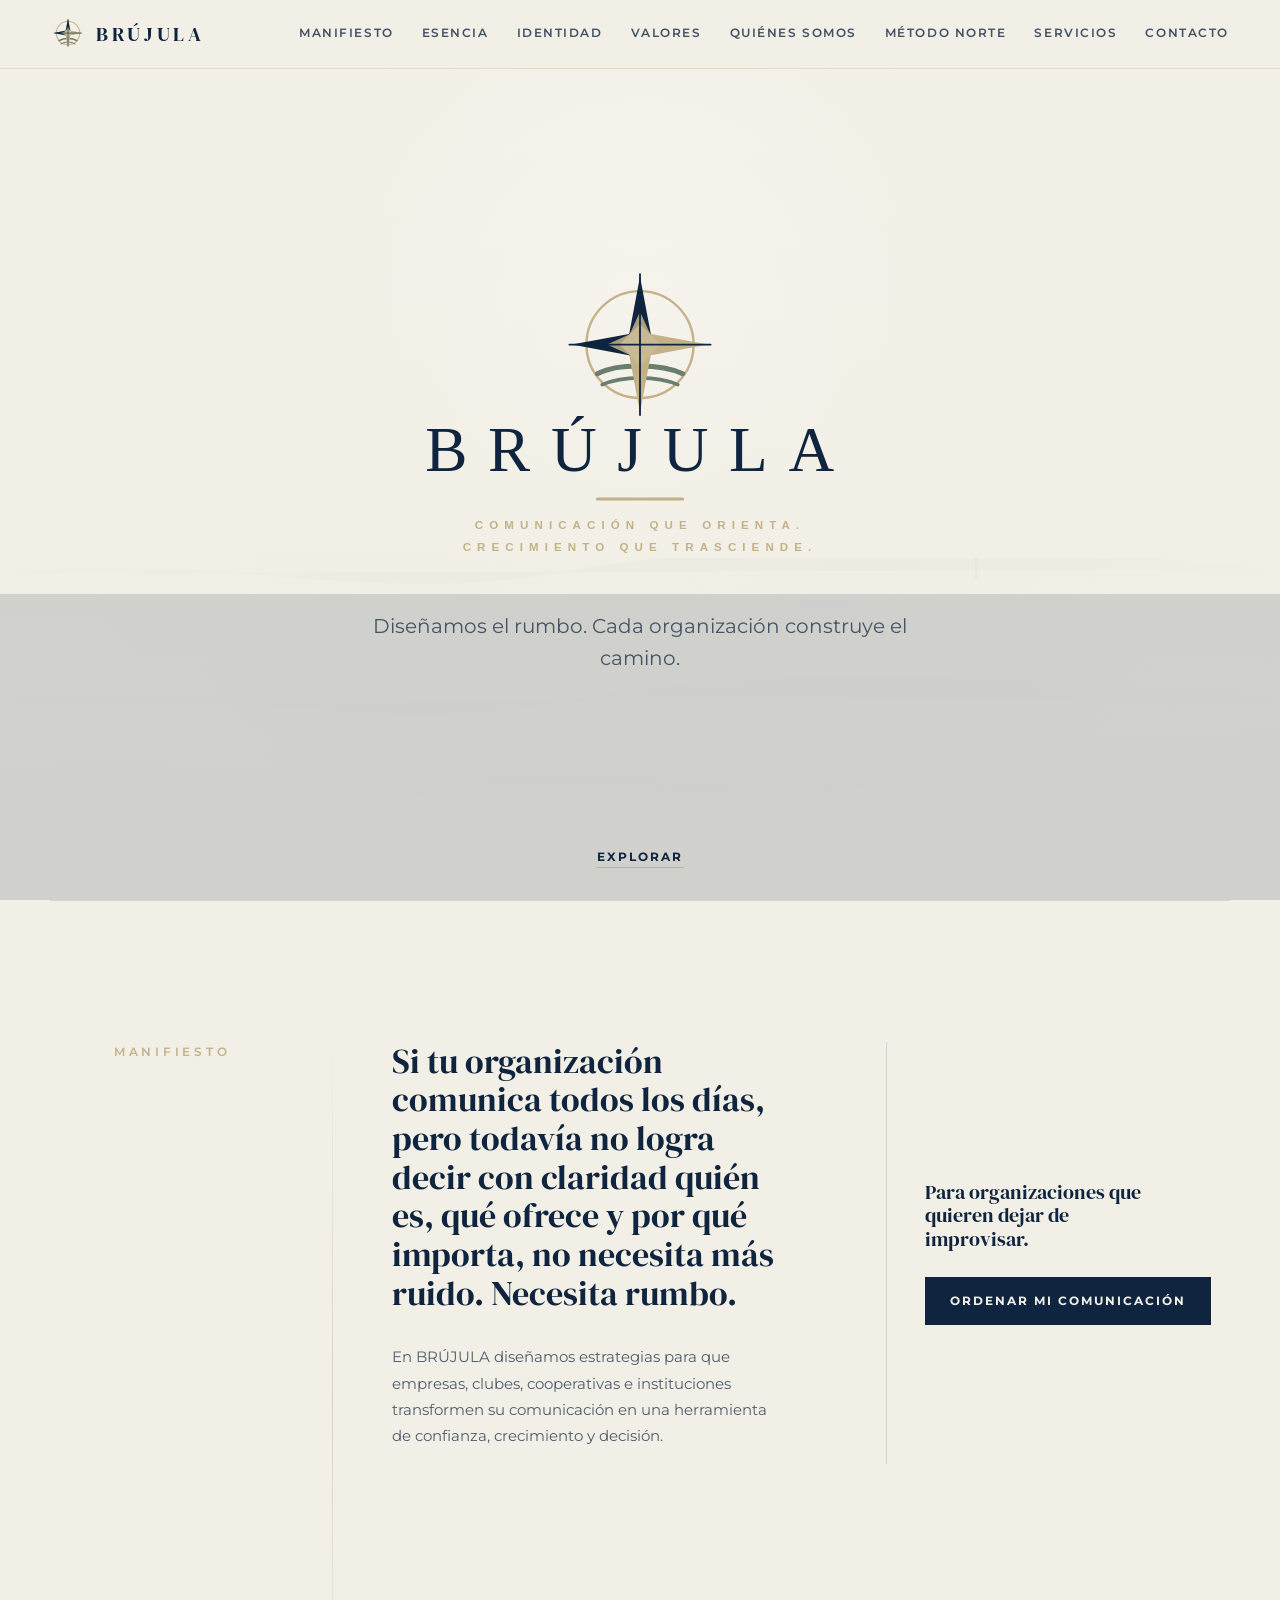
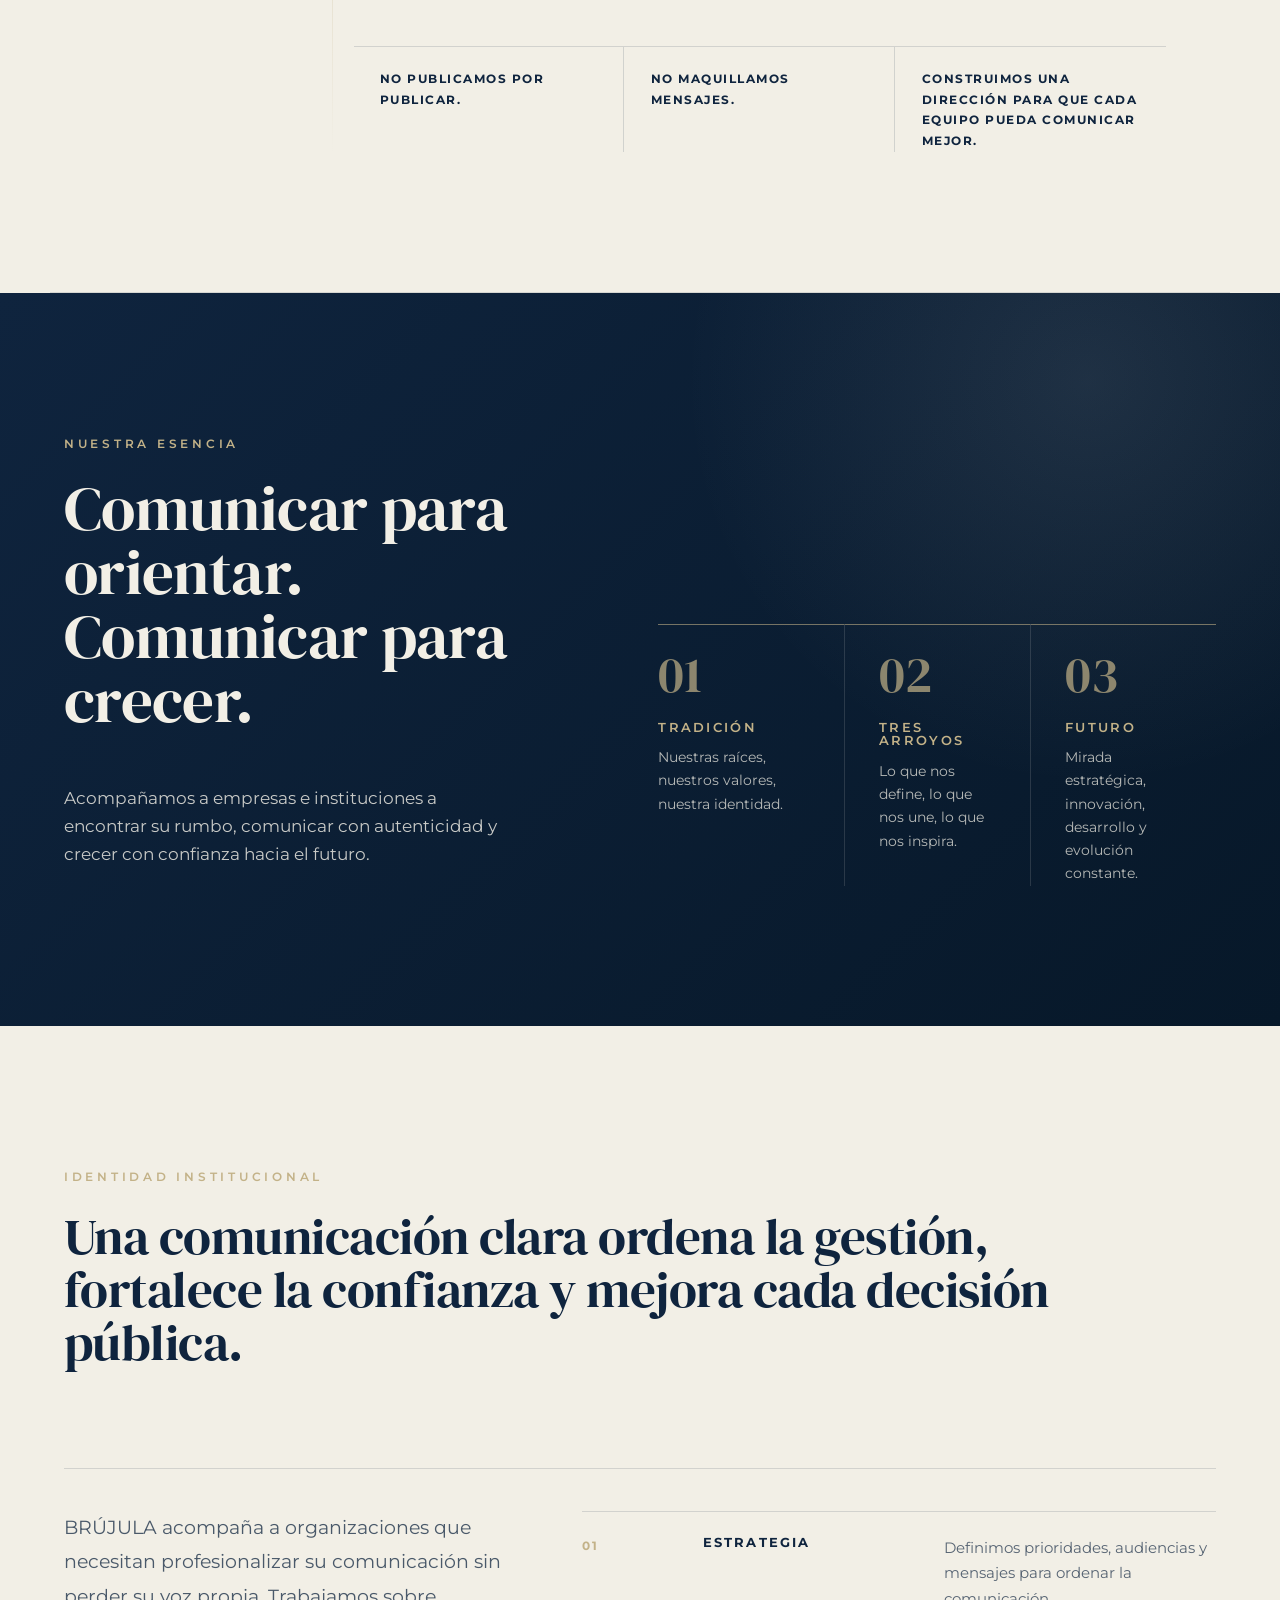
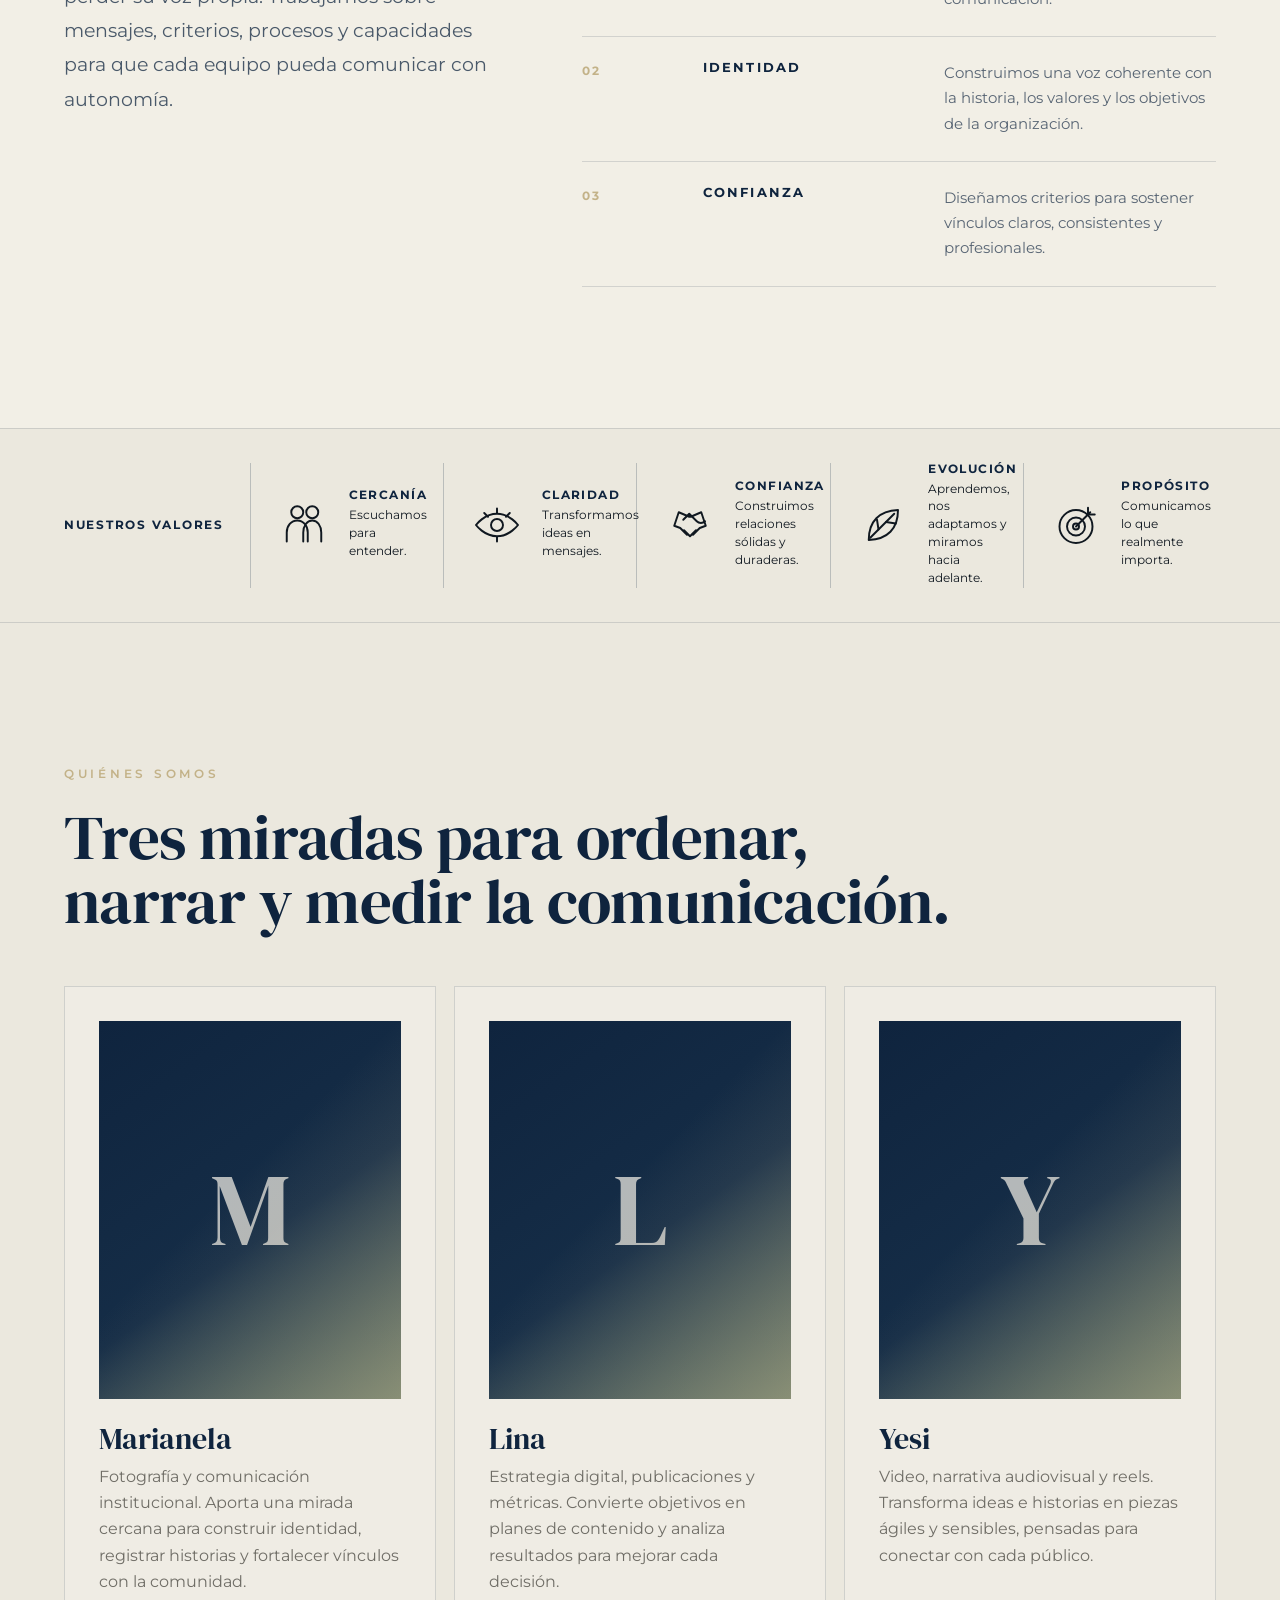
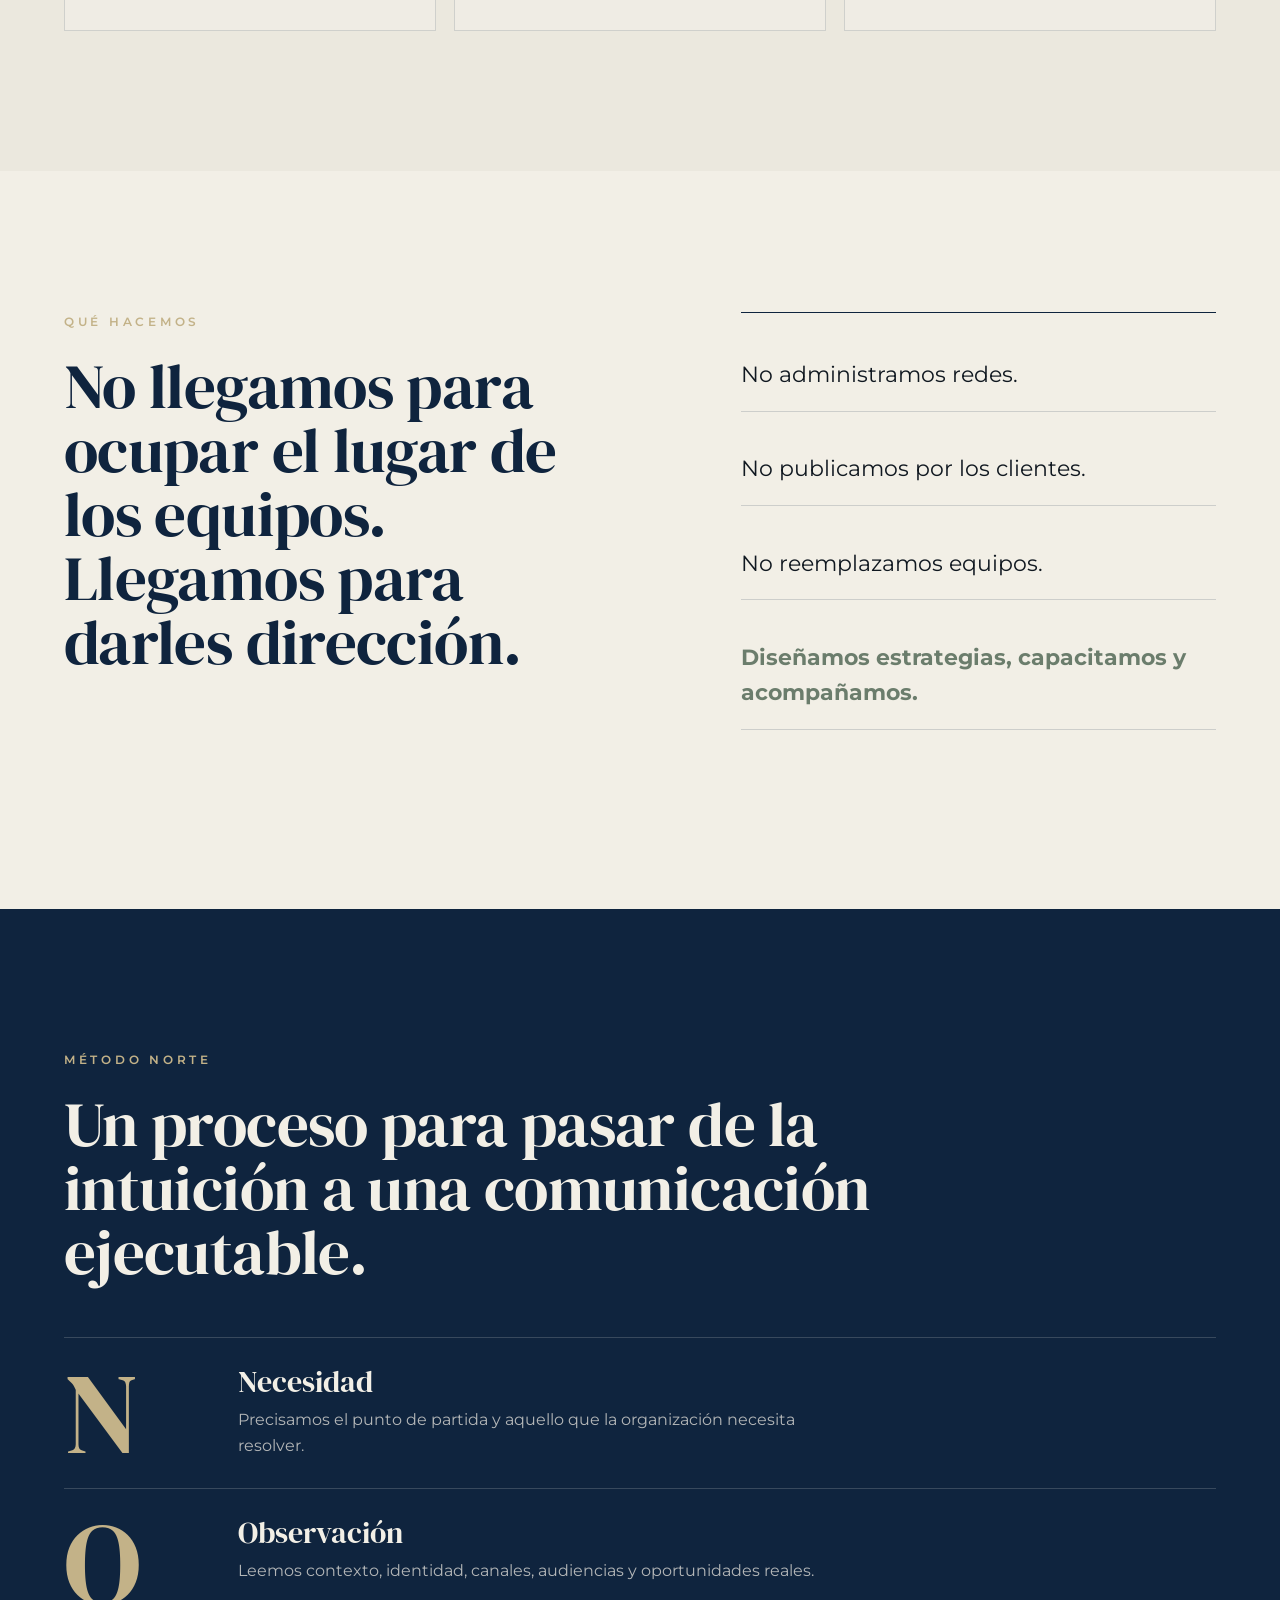
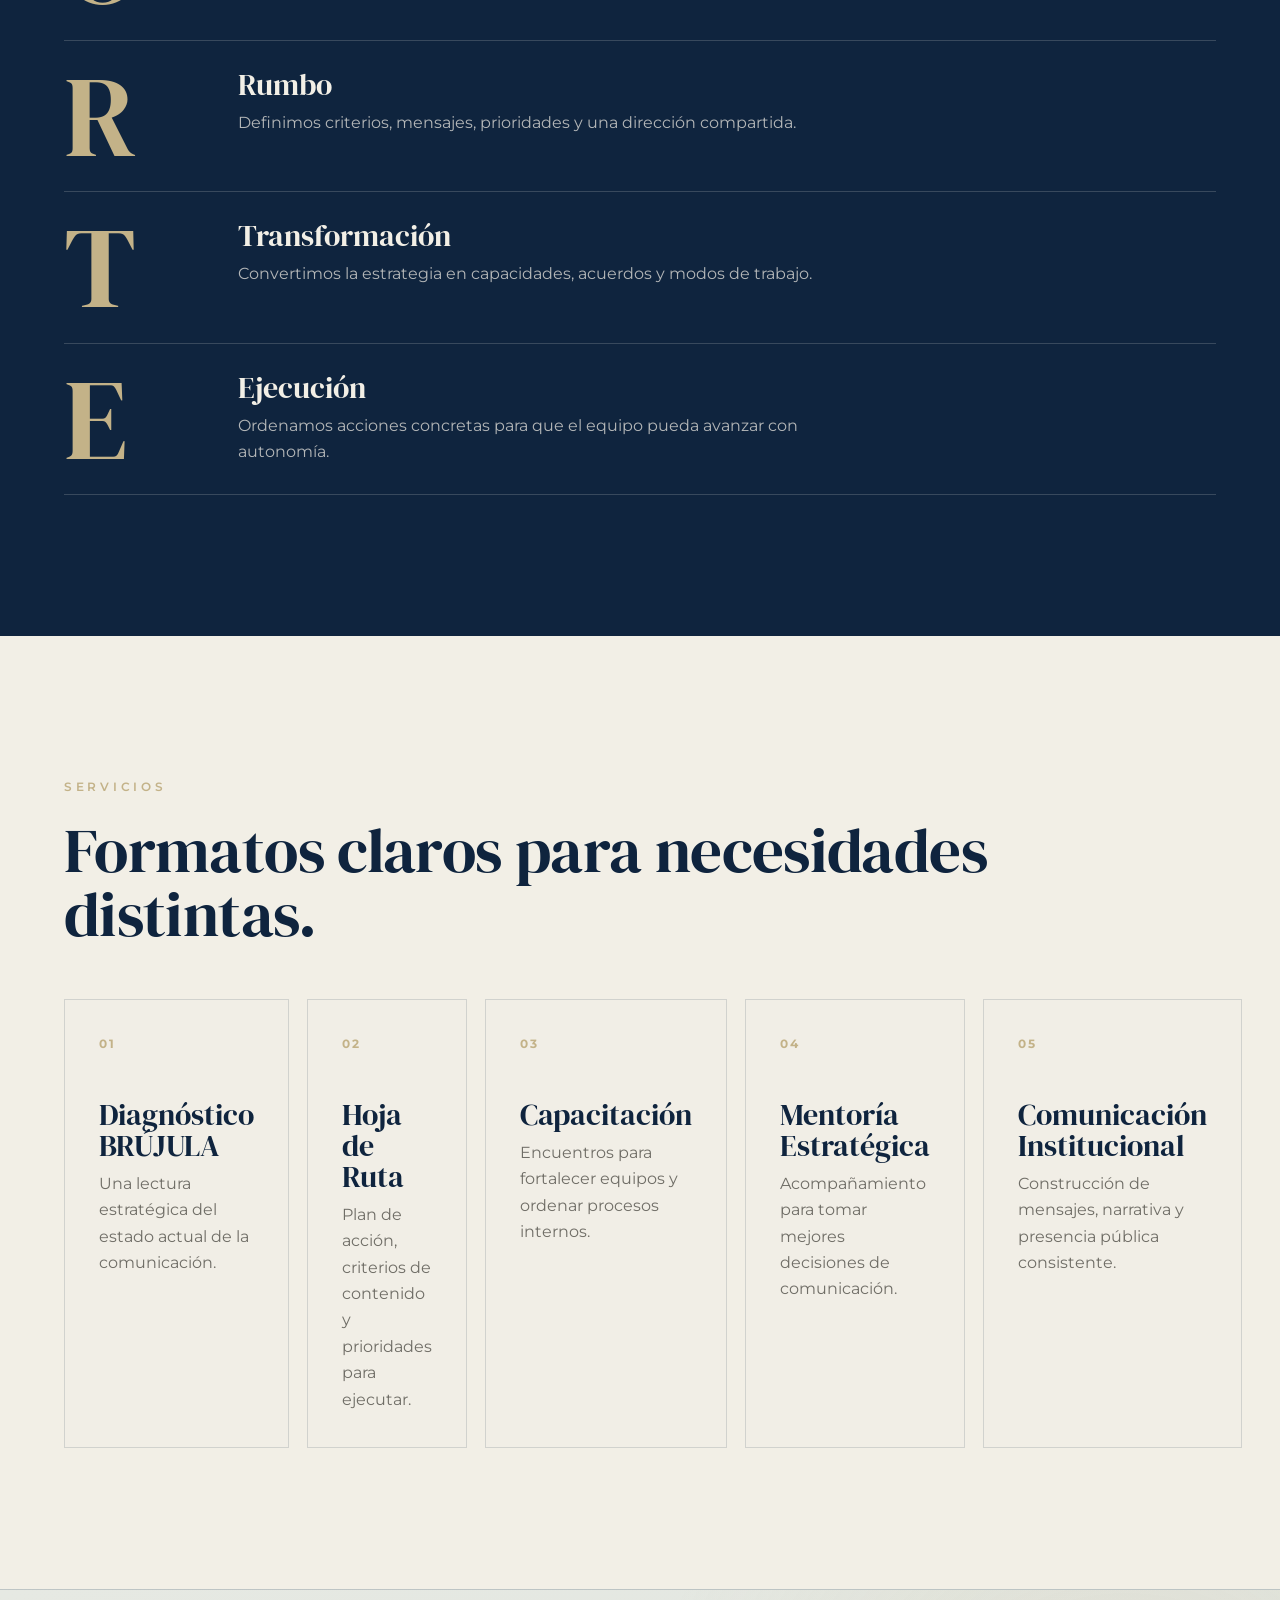
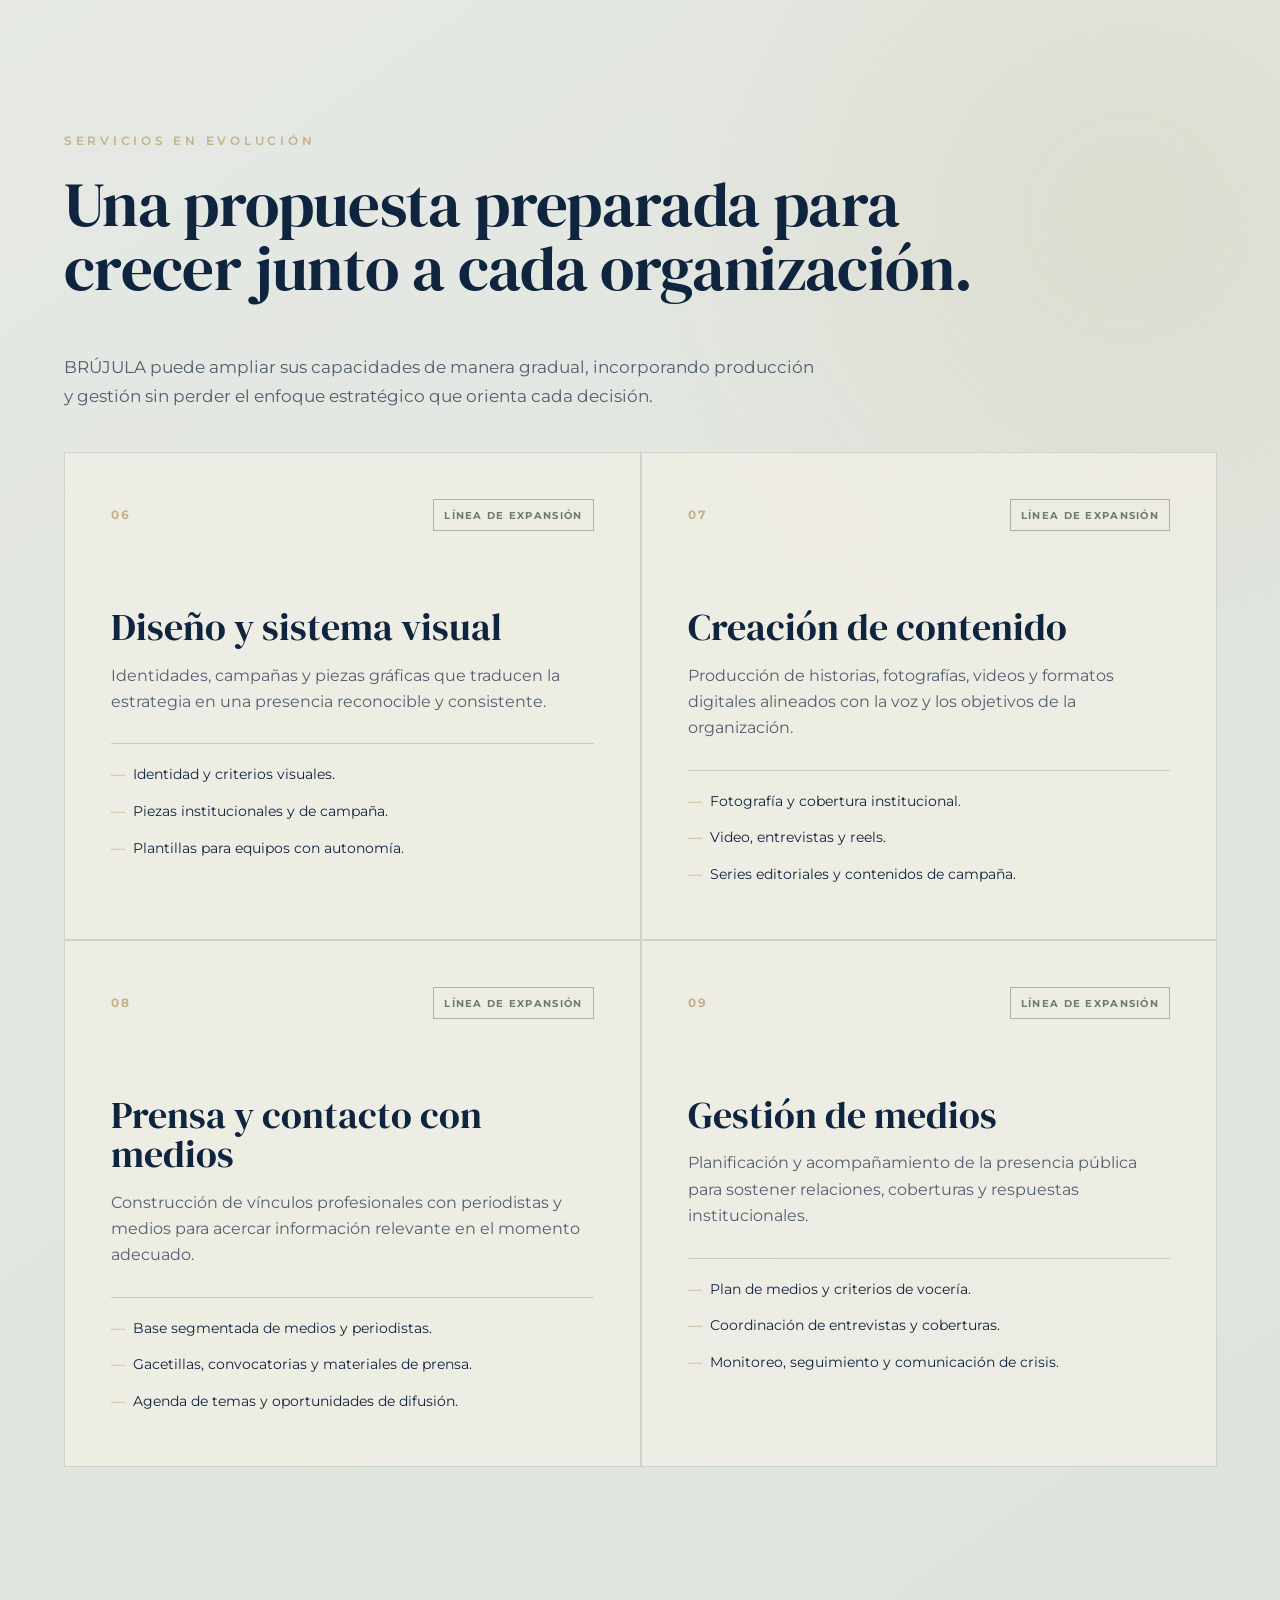
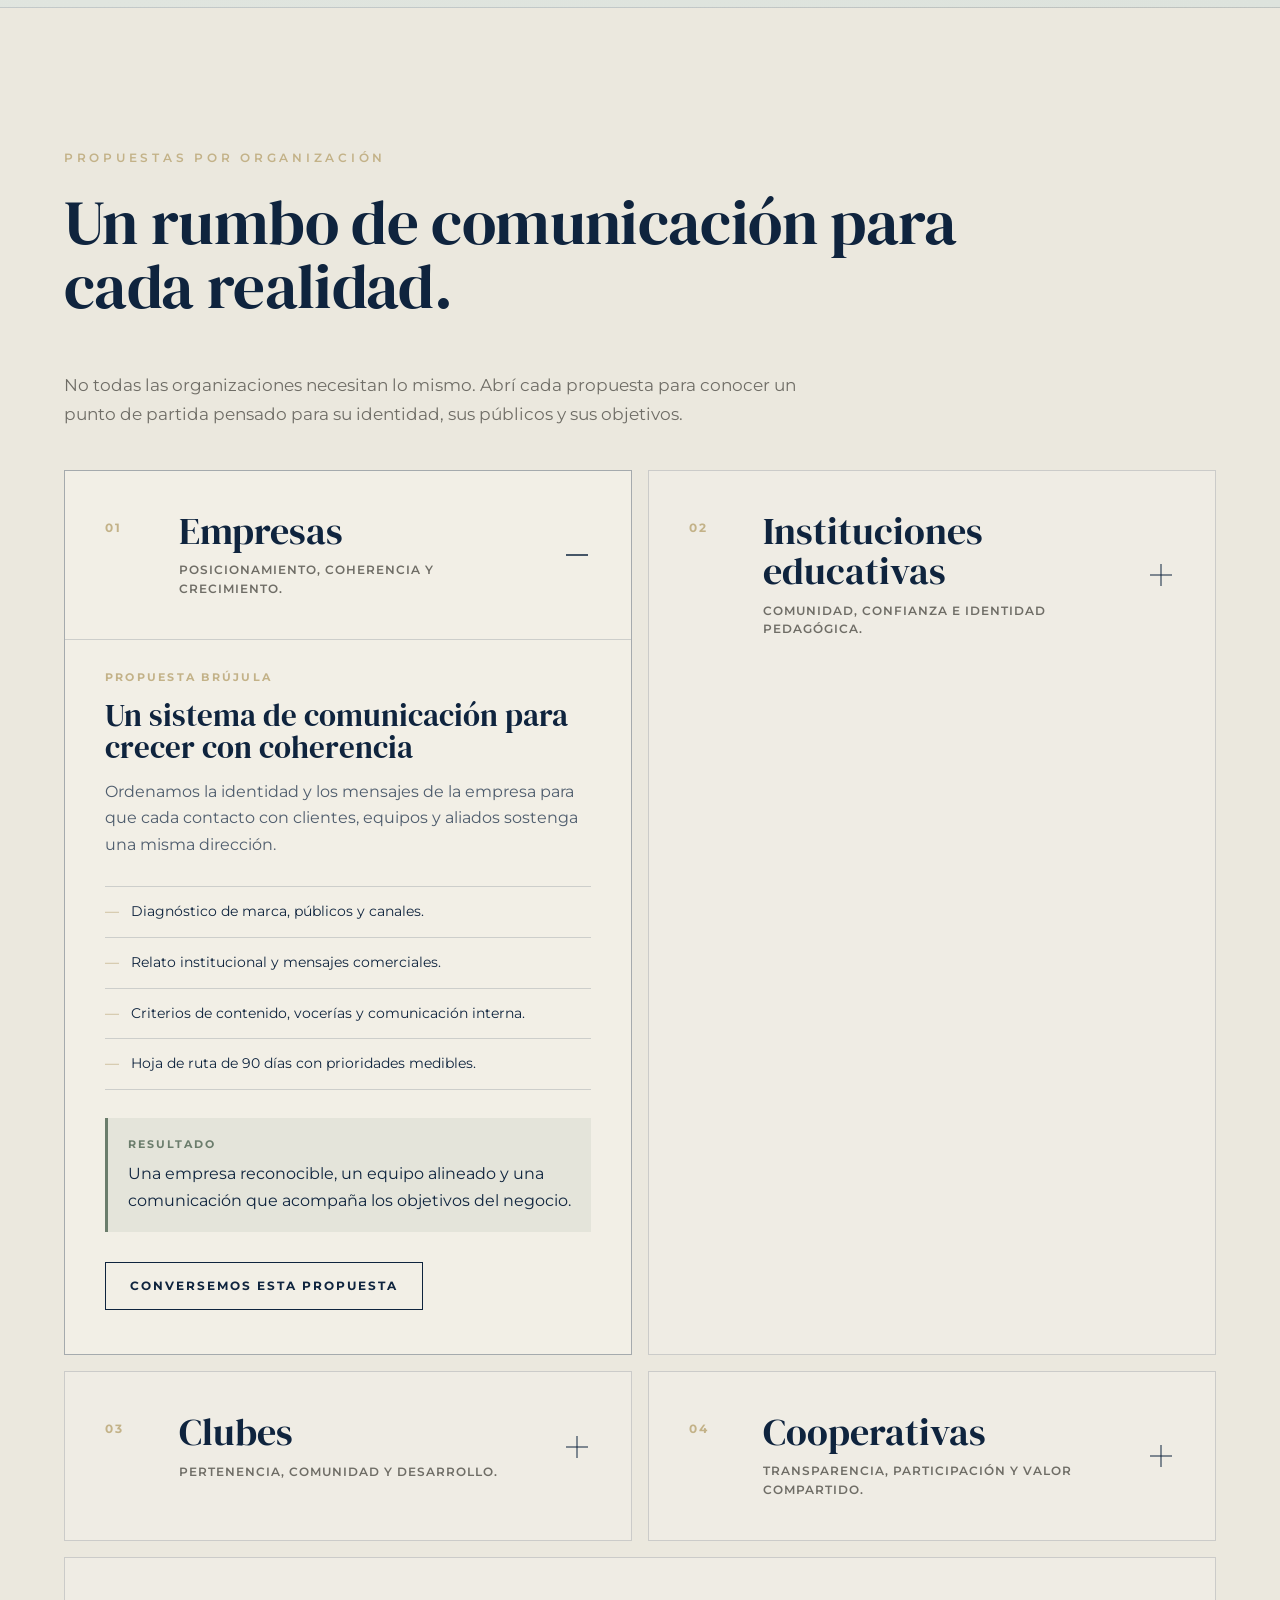
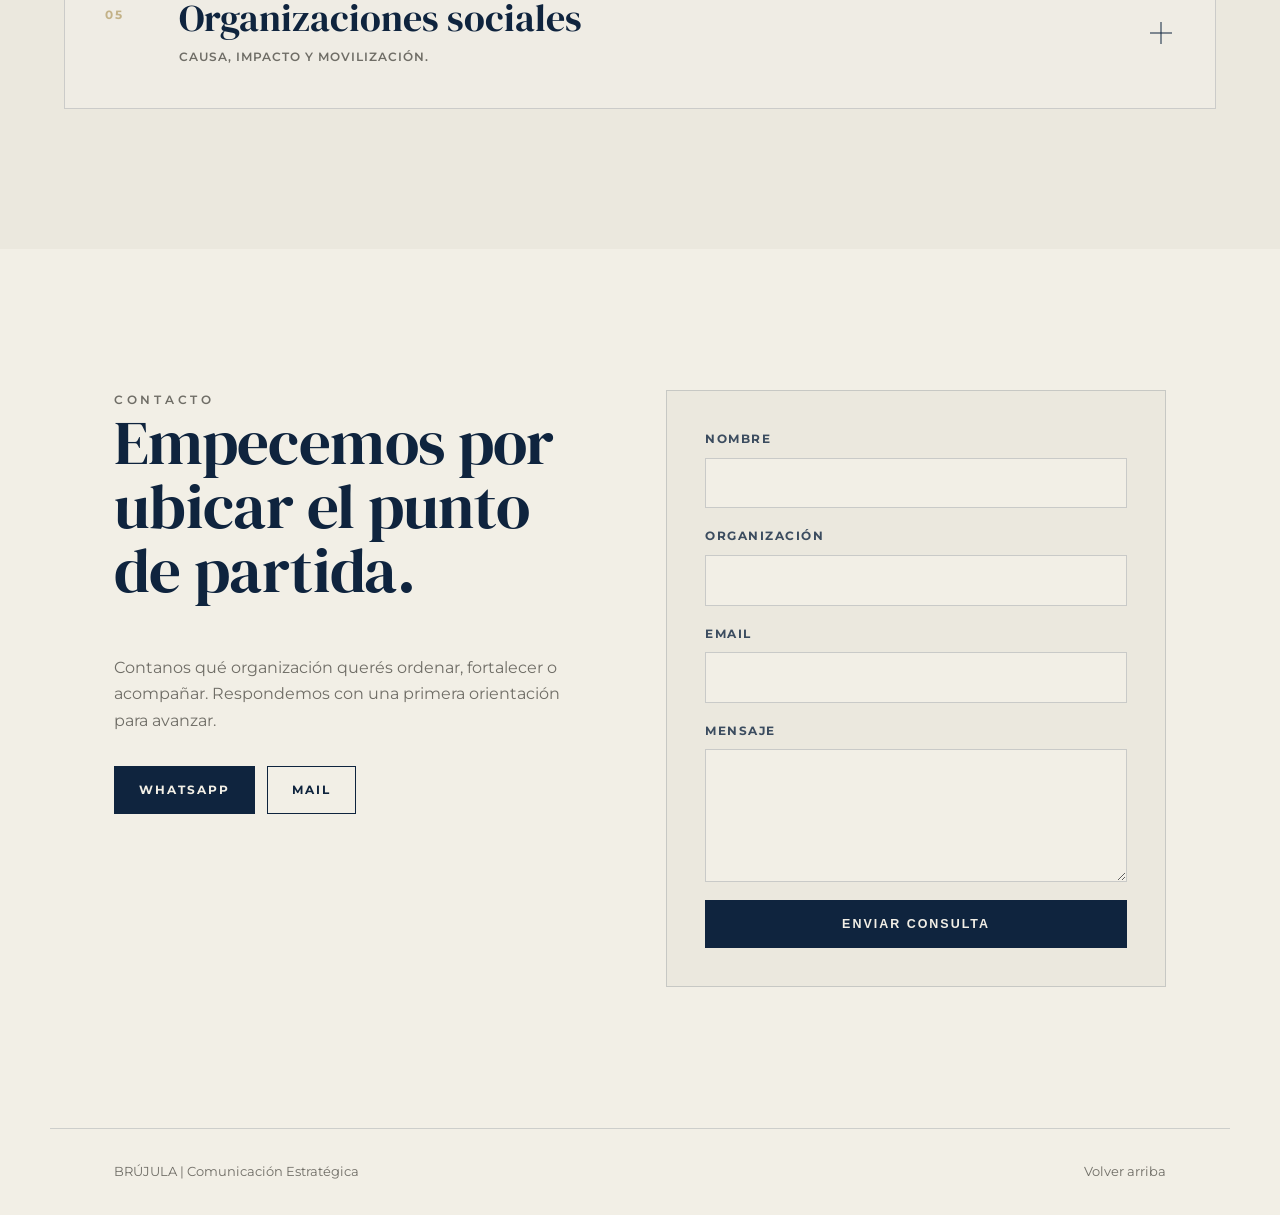
<file: index.html>
<!DOCTYPE html>
<html lang="es">
  <head>
    <meta charset="UTF-8" />
    <meta name="viewport" content="width=device-width, initial-scale=1.0" />
    <meta name="description" content="BRÚJULA | Comunicación Estratégica. Estrategias para que organizaciones comuniquen con autonomía, identidad y propósito." />
    <title>BRÚJULA | Comunicación Estratégica</title>
    <link rel="preconnect" href="https://fonts.googleapis.com" />
    <link rel="preconnect" href="https://fonts.gstatic.com" crossorigin />
    <link href="https://fonts.googleapis.com/css2?family=DM+Serif+Display&family=Montserrat:wght@400;500;600;700&display=swap" rel="stylesheet" />
    <link rel="stylesheet" href="./styles.css" />
    <link rel="stylesheet" href="./typography.css" />
  </head>
  <body>
    <header class="site-header" data-header>
      <a class="brand" href="#inicio" aria-label="BRÚJULA inicio"><img class="brand-logo" src="./assets/brujula-mark.svg" alt="" /><span>BRÚJULA</span></a>
      <button class="menu-toggle" type="button" data-menu-toggle aria-label="Abrir menu"><span></span><span></span></button>
      <nav class="site-nav" data-nav aria-label="Navegación principal">
        <a href="#manifiesto">Manifiesto</a><a href="#esencia">Esencia</a><a href="#identidad">Identidad</a><a href="#valores">Valores</a><a href="#equipo">Quiénes somos</a><a href="#norte">Método NORTE</a><a href="#servicios">Servicios</a><a href="#contacto">Contacto</a>
      </nav>
    </header>
    <main>
      <section class="hero" id="inicio">
        <div class="hero-media" aria-hidden="true"><img src="./assets/brujula-hero.svg" alt="" /></div>
        <div class="hero-content reveal">
          <img class="hero-logo" src="./assets/brujula-logo.svg" alt="BRÚJULA. Comunicación que orienta. Crecimiento que trasciende." />
          <p class="hero-quote">Diseñamos el rumbo. Cada organización construye el camino.</p>
        </div>
        <a class="scroll-cue" href="#manifiesto" aria-label="Ir al manifiesto">Explorar</a>
      </section>
      <section class="section manifesto manifesto-editorial" id="manifiesto">
        <div class="section-label reveal">Manifiesto</div>
        <div class="manifesto-copy reveal">
          <p>Si tu organización comunica todos los días, pero todavía no logra decir con claridad quién es, qué ofrece y por qué importa, no necesita más ruido. Necesita rumbo.</p>
          <p>En BRÚJULA diseñamos estrategias para que empresas, clubes, cooperativas e instituciones transformen su comunicación en una herramienta de confianza, crecimiento y decisión.</p>
        </div>
        <aside class="manifesto-invite reveal">
          <span>Para organizaciones que quieren dejar de improvisar.</span>
          <a class="button primary" href="#contacto">Ordenar mi comunicación</a>
        </aside>
        <div class="manifesto-notes reveal">
          <p>No publicamos por publicar.</p>
          <p>No maquillamos mensajes.</p>
          <p>Construimos una dirección para que cada equipo pueda comunicar mejor.</p>
        </div>
      </section>
      <section class="section essence" id="esencia">
        <div class="essence-copy reveal"><p class="eyebrow">Nuestra esencia</p><h2>Comunicar para orientar. Comunicar para crecer.</h2><p>Acompañamos a empresas e instituciones a encontrar su rumbo, comunicar con autenticidad y crecer con confianza hacia el futuro.</p></div>
        <div class="essence-grid">
          <article class="essence-item reveal"><span>01</span><h3>Tradición</h3><p>Nuestras raíces, nuestros valores, nuestra identidad.</p></article>
          <article class="essence-item reveal"><span>02</span><h3>Tres Arroyos</h3><p>Lo que nos define, lo que nos une, lo que nos inspira.</p></article>
          <article class="essence-item reveal"><span>03</span><h3>Futuro</h3><p>Mirada estratégica, innovación, desarrollo y evolución constante.</p></article>
        </div>
      </section>
      <section class="section identity-institutional" id="identidad">
        <div class="section-heading reveal">
          <p class="eyebrow">Identidad institucional</p>
          <h2>Una comunicación clara ordena la gestión, fortalece la confianza y mejora cada decisión pública.</h2>
        </div>
        <div class="institutional-panel reveal">
          <p>BRÚJULA acompaña a organizaciones que necesitan profesionalizar su comunicación sin perder su voz propia. Trabajamos sobre mensajes, criterios, procesos y capacidades para que cada equipo pueda comunicar con autonomía.</p>
          <div class="institutional-pillars">
            <article><span>01</span><h3>Estrategia</h3><p>Definimos prioridades, audiencias y mensajes para ordenar la comunicación.</p></article>
            <article><span>02</span><h3>Identidad</h3><p>Construimos una voz coherente con la historia, los valores y los objetivos de la organización.</p></article>
            <article><span>03</span><h3>Confianza</h3><p>Diseñamos criterios para sostener vínculos claros, consistentes y profesionales.</p></article>
          </div>
        </div>
      </section>
      <section class="values-strip" id="valores">
        <h2>Nuestros valores</h2>
        <div class="values-list">
          <article><svg viewBox="0 0 64 64" aria-hidden="true"><circle cx="23" cy="15" r="8"/><circle cx="43" cy="15" r="8"/><path d="M9 54V42c0-9 6-16 14-16s14 7 14 16v12"/><path d="M31 54V42c0-9 5-16 12-16s12 7 12 16v12"/></svg><div><h3>Cercanía</h3><p>Escuchamos para entender.</p></div></article>
          <article><svg viewBox="0 0 64 64" aria-hidden="true"><path d="M4 32s11-15 28-15 28 15 28 15-11 15-28 15S4 32 4 32Z"/><circle cx="32" cy="32" r="8"/><path d="M32 10v6M32 48v6M15 16l5 5M49 16l-5 5"/></svg><div><h3>Claridad</h3><p>Transformamos ideas en mensajes.</p></div></article>
          <article><svg viewBox="0 0 64 64" aria-hidden="true"><path d="M23 25l8-8 10 10c3 3 8 3 11 0"/><path d="M28 45l-9-9-8-3 6-18 14 6"/><path d="M36 45l9-9 8-3-6-18-14 6"/><path d="M24 39l8 8 8-8"/></svg><div><h3>Confianza</h3><p>Construimos relaciones sólidas y duraderas.</p></div></article>
          <article><svg viewBox="0 0 64 64" aria-hidden="true"><path d="M52 12C27 13 13 27 13 52c25-1 39-15 39-40Z"/><path d="M15 49 47 17"/><path d="M26 38l-2-13M36 28l13 2"/></svg><div><h3>Evolución</h3><p>Aprendemos, nos adaptamos y miramos hacia adelante.</p></div></article>
          <article><svg viewBox="0 0 64 64" aria-hidden="true"><circle cx="32" cy="34" r="22"/><circle cx="32" cy="34" r="12"/><circle cx="32" cy="34" r="4"/><path d="M32 34 51 15"/><path d="M48 9v9h9"/></svg><div><h3>Propósito</h3><p>Comunicamos lo que realmente importa.</p></div></article>
        </div>
      </section>
      <section class="section team" id="equipo"><div class="section-heading reveal"><p class="eyebrow">Quiénes somos</p><h2>Tres miradas para ordenar, narrar y medir la comunicación.</h2></div><div class="team-grid"><article class="person reveal"><div class="portrait mary" aria-hidden="true">M</div><h3>Marianela</h3><p>Fotografía y comunicación institucional. Aporta una mirada cercana para construir identidad, registrar historias y fortalecer vínculos con la comunidad.</p></article><article class="person reveal"><div class="portrait lina" aria-hidden="true">L</div><h3>Lina</h3><p>Estrategia digital, publicaciones y métricas. Convierte objetivos en planes de contenido y analiza resultados para mejorar cada decisión.</p></article><article class="person reveal"><div class="portrait yesi" aria-hidden="true">Y</div><h3>Yesi</h3><p>Video, narrativa audiovisual y reels. Transforma ideas e historias en piezas ágiles y sensibles, pensadas para conectar con cada público.</p></article></div></section>
      <section class="section what" id="que-hacemos"><div class="split"><div class="section-heading reveal"><p class="eyebrow">Qué hacemos</p><h2>No llegamos para ocupar el lugar de los equipos. Llegamos para darles dirección.</h2></div><div class="principles reveal"><p>No administramos redes.</p><p>No publicamos por los clientes.</p><p>No reemplazamos equipos.</p><strong>Diseñamos estrategias, capacitamos y acompañamos.</strong></div></div></section>
      <section class="section north" id="norte"><div class="section-heading reveal"><p class="eyebrow">Método NORTE</p><h2>Un proceso para pasar de la intuición a una comunicación ejecutable.</h2></div><div class="north-list"><article class="north-item reveal"><span>N</span><div><h3>Necesidad</h3><p>Precisamos el punto de partida y aquello que la organización necesita resolver.</p></div></article><article class="north-item reveal"><span>O</span><div><h3>Observación</h3><p>Leemos contexto, identidad, canales, audiencias y oportunidades reales.</p></div></article><article class="north-item reveal"><span>R</span><div><h3>Rumbo</h3><p>Definimos criterios, mensajes, prioridades y una dirección compartida.</p></div></article><article class="north-item reveal"><span>T</span><div><h3>Transformación</h3><p>Convertimos la estrategia en capacidades, acuerdos y modos de trabajo.</p></div></article><article class="north-item reveal"><span>E</span><div><h3>Ejecución</h3><p>Ordenamos acciones concretas para que el equipo pueda avanzar con autonomía.</p></div></article></div></section>
      <section class="section services" id="servicios"><div class="section-heading reveal"><p class="eyebrow">Servicios</p><h2>Formatos claros para necesidades distintas.</h2></div><div class="service-grid"><article class="service reveal"><span>01</span><h3>Diagnóstico BRÚJULA</h3><p>Una lectura estratégica del estado actual de la comunicación.</p></article><article class="service reveal"><span>02</span><h3>Hoja de Ruta</h3><p>Plan de acción, criterios de contenido y prioridades para ejecutar.</p></article><article class="service reveal"><span>03</span><h3>Capacitación</h3><p>Encuentros para fortalecer equipos y ordenar procesos internos.</p></article><article class="service reveal"><span>04</span><h3>Mentoría Estratégica</h3><p>Acompañamiento para tomar mejores decisiones de comunicación.</p></article><article class="service reveal"><span>05</span><h3>Comunicación Institucional</h3><p>Construcción de mensajes, narrativa y presencia pública consistente.</p></article></div></section>
      <section class="section future-services" id="servicios-futuros">
        <div class="section-heading reveal">
          <p class="eyebrow">Servicios en evolución</p>
          <h2>Una propuesta preparada para crecer junto a cada organización.</h2>
          <p class="future-intro">BRÚJULA puede ampliar sus capacidades de manera gradual, incorporando producción y gestión sin perder el enfoque estratégico que orienta cada decisión.</p>
        </div>
        <div class="future-grid">
          <article class="future-service reveal">
            <div class="future-meta"><span>06</span><small>Línea de expansión</small></div>
            <h3>Diseño y sistema visual</h3>
            <p>Identidades, campañas y piezas gráficas que traducen la estrategia en una presencia reconocible y consistente.</p>
            <ul><li>Identidad y criterios visuales.</li><li>Piezas institucionales y de campaña.</li><li>Plantillas para equipos con autonomía.</li></ul>
          </article>
          <article class="future-service reveal">
            <div class="future-meta"><span>07</span><small>Línea de expansión</small></div>
            <h3>Creación de contenido</h3>
            <p>Producción de historias, fotografías, videos y formatos digitales alineados con la voz y los objetivos de la organización.</p>
            <ul><li>Fotografía y cobertura institucional.</li><li>Video, entrevistas y reels.</li><li>Series editoriales y contenidos de campaña.</li></ul>
          </article>
          <article class="future-service reveal">
            <div class="future-meta"><span>08</span><small>Línea de expansión</small></div>
            <h3>Prensa y contacto con medios</h3>
            <p>Construcción de vínculos profesionales con periodistas y medios para acercar información relevante en el momento adecuado.</p>
            <ul><li>Base segmentada de medios y periodistas.</li><li>Gacetillas, convocatorias y materiales de prensa.</li><li>Agenda de temas y oportunidades de difusión.</li></ul>
          </article>
          <article class="future-service reveal">
            <div class="future-meta"><span>09</span><small>Línea de expansión</small></div>
            <h3>Gestión de medios</h3>
            <p>Planificación y acompañamiento de la presencia pública para sostener relaciones, coberturas y respuestas institucionales.</p>
            <ul><li>Plan de medios y criterios de vocería.</li><li>Coordinación de entrevistas y coberturas.</li><li>Monitoreo, seguimiento y comunicación de crisis.</li></ul>
          </article>
        </div>
      </section>
      <section class="section audiences" id="para-quienes">
        <div class="section-heading reveal">
          <p class="eyebrow">Propuestas por organización</p>
          <h2>Un rumbo de comunicación para cada realidad.</h2>
          <p class="audience-intro">No todas las organizaciones necesitan lo mismo. Abrí cada propuesta para conocer un punto de partida pensado para su identidad, sus públicos y sus objetivos.</p>
        </div>
        <div class="audience-grid" aria-label="Propuestas de comunicación por tipo de organización">
          <details class="audience-card reveal" open>
            <summary><span class="audience-number">01</span><span class="audience-title"><strong>Empresas</strong><small>Posicionamiento, coherencia y crecimiento.</small></span><span class="audience-toggle" aria-hidden="true"></span></summary>
            <div class="proposal-body">
              <p class="proposal-kicker">Propuesta BRÚJULA</p>
              <h3>Un sistema de comunicación para crecer con coherencia</h3>
              <p>Ordenamos la identidad y los mensajes de la empresa para que cada contacto con clientes, equipos y aliados sostenga una misma dirección.</p>
              <ul class="proposal-points"><li>Diagnóstico de marca, públicos y canales.</li><li>Relato institucional y mensajes comerciales.</li><li>Criterios de contenido, vocerías y comunicación interna.</li><li>Hoja de ruta de 90 días con prioridades medibles.</li></ul>
              <div class="proposal-result"><span>Resultado</span><p>Una empresa reconocible, un equipo alineado y una comunicación que acompaña los objetivos del negocio.</p></div>
              <a class="button secondary proposal-cta" href="#contacto" data-proposal="Empresas">Conversemos esta propuesta</a>
            </div>
          </details>
          <details class="audience-card reveal">
            <summary><span class="audience-number">02</span><span class="audience-title"><strong>Instituciones educativas</strong><small>Comunidad, confianza e identidad pedagógica.</small></span><span class="audience-toggle" aria-hidden="true"></span></summary>
            <div class="proposal-body">
              <p class="proposal-kicker">Propuesta BRÚJULA</p>
              <h3>Comunicación educativa que construye comunidad</h3>
              <p>Transformamos el proyecto educativo en una narrativa clara para fortalecer el vínculo con familias, docentes, estudiantes y la comunidad.</p>
              <ul class="proposal-points"><li>Definición del relato y los diferenciales institucionales.</li><li>Mapa anual de inscripciones, hitos, logros y convivencia.</li><li>Criterios para canales internos, redes y comunicación con familias.</li><li>Protocolo para situaciones sensibles y vocerías.</li></ul>
              <div class="proposal-result"><span>Resultado</span><p>Una institución que comunica su valor, reduce la incertidumbre y fortalece la pertenencia.</p></div>
              <a class="button secondary proposal-cta" href="#contacto" data-proposal="Instituciones educativas">Conversemos esta propuesta</a>
            </div>
          </details>
          <details class="audience-card reveal">
            <summary><span class="audience-number">03</span><span class="audience-title"><strong>Clubes</strong><small>Pertenencia, comunidad y desarrollo.</small></span><span class="audience-toggle" aria-hidden="true"></span></summary>
            <div class="proposal-body">
              <p class="proposal-kicker">Propuesta BRÚJULA</p>
              <h3>Una identidad que convoca dentro y fuera de la cancha</h3>
              <p>Organizamos la comunicación del club para integrar disciplinas, socios, familias, dirigentes, deportistas y patrocinadores.</p>
              <ul class="proposal-points"><li>Relato de identidad, historia y valores del club.</li><li>Agenda editorial para disciplinas, eventos y vida social.</li><li>Propuesta de valor para socios y patrocinadores.</li><li>Criterios internos para referentes, comisiones y vocerías.</li></ul>
              <div class="proposal-result"><span>Resultado</span><p>Más pertenencia, mayor participación y una presencia institucional atractiva para nuevos apoyos.</p></div>
              <a class="button secondary proposal-cta" href="#contacto" data-proposal="Clubes">Conversemos esta propuesta</a>
            </div>
          </details>
          <details class="audience-card reveal">
            <summary><span class="audience-number">04</span><span class="audience-title"><strong>Cooperativas</strong><small>Transparencia, participación y valor compartido.</small></span><span class="audience-toggle" aria-hidden="true"></span></summary>
            <div class="proposal-body">
              <p class="proposal-kicker">Propuesta BRÚJULA</p>
              <h3>Comunicar el valor de hacer juntos</h3>
              <p>Traducimos la identidad cooperativa y la gestión cotidiana en mensajes cercanos que fortalecen la confianza de asociados y comunidad.</p>
              <ul class="proposal-points"><li>Narrativa cooperativa, servicios e impacto territorial.</li><li>Información clara para asociados y equipos internos.</li><li>Calendario de participación, educación y rendición de cuentas.</li><li>Herramientas para referentes y voceros institucionales.</li></ul>
              <div class="proposal-result"><span>Resultado</span><p>Asociados mejor informados, mayor participación y una institución que hace visible su aporte colectivo.</p></div>
              <a class="button secondary proposal-cta" href="#contacto" data-proposal="Cooperativas">Conversemos esta propuesta</a>
            </div>
          </details>
          <details class="audience-card reveal audience-card-wide">
            <summary><span class="audience-number">05</span><span class="audience-title"><strong>Organizaciones sociales</strong><small>Causa, impacto y movilización.</small></span><span class="audience-toggle" aria-hidden="true"></span></summary>
            <div class="proposal-body">
              <p class="proposal-kicker">Propuesta BRÚJULA</p>
              <h3>Una causa que se entiende, emociona y moviliza</h3>
              <p>Construimos una narrativa que muestra el problema, el trabajo y el impacto de la organización para convocar voluntades y sostener vínculos.</p>
              <ul class="proposal-points"><li>Relato de causa, propósito y transformación.</li><li>Historias de impacto con criterios éticos y humanos.</li><li>Campañas para voluntariado, donaciones y alianzas.</li><li>Kit de mensajes y contenidos para equipos pequeños.</li></ul>
              <div class="proposal-result"><span>Resultado</span><p>Una organización capaz de explicar su impacto, sumar apoyos y comunicar con continuidad aun con recursos limitados.</p></div>
              <a class="button secondary proposal-cta" href="#contacto" data-proposal="Organizaciones sociales">Conversemos esta propuesta</a>
            </div>
          </details>
        </div>
      </section>
      <section class="section contact" id="contacto"><div class="contact-copy reveal"><p class="eyebrow">Contacto</p><h2>Empecemos por ubicar el punto de partida.</h2><p>Contanos qué organización querés ordenar, fortalecer o acompañar. Respondemos con una primera orientación para avanzar.</p><div class="contact-actions"><a class="button primary" href="https://wa.me/5492983569618" target="_blank" rel="noreferrer">WhatsApp</a><a class="button secondary" href="mailto:brujulaestrategia@gmail.com">Mail</a></div></div><form class="contact-form reveal" name="consulta-brujula" method="POST" data-netlify="true" action="/gracias.html"><input type="hidden" name="form-name" value="consulta-brujula" /><label>Nombre<input type="text" name="nombre" autocomplete="name" required /></label><label>Organización<input type="text" name="organizacion" autocomplete="organization" /></label><label>Email<input type="email" name="email" autocomplete="email" required /></label><label>Mensaje<textarea name="mensaje" rows="5" required></textarea></label><button class="button primary" type="submit">Enviar consulta</button></form></section>
    </main>
    <footer class="site-footer"><span>BRÚJULA | Comunicación Estratégica</span><a href="#inicio">Volver arriba</a></footer>
    <script src="./script.js"></script>
  </body>
</html>
</file>
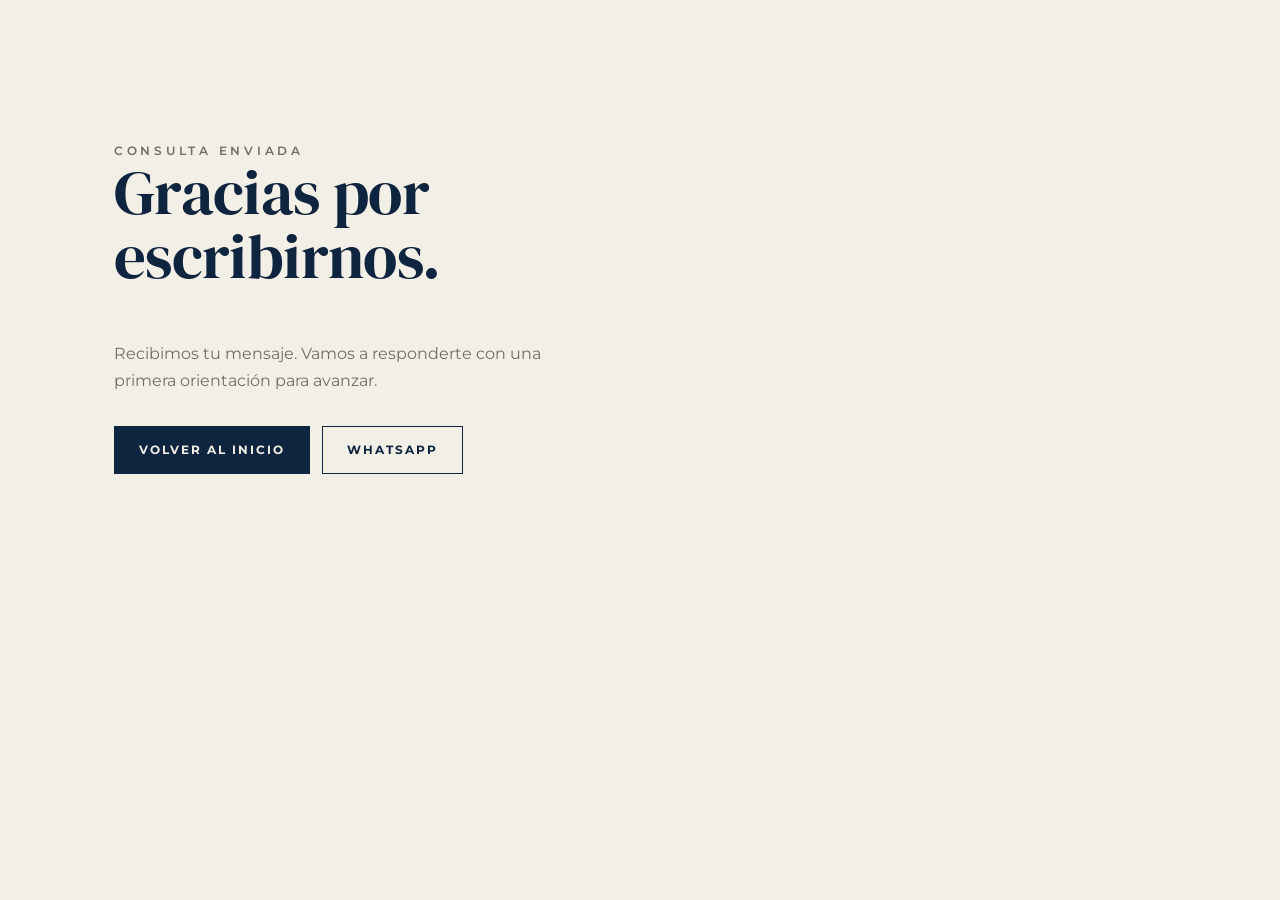
<file: gracias.html>
<!DOCTYPE html>
<html lang="es">
  <head>
    <meta charset="UTF-8" />
    <meta name="viewport" content="width=device-width, initial-scale=1.0" />
    <title>Gracias | BRUJULA</title>
    <link rel="preconnect" href="https://fonts.googleapis.com" />
    <link rel="preconnect" href="https://fonts.gstatic.com" crossorigin />
    <link href="https://fonts.googleapis.com/css2?family=DM+Serif+Display&family=Montserrat:wght@400;500;600;700&display=swap" rel="stylesheet" />
    <link rel="stylesheet" href="./styles.css" />
    <link rel="stylesheet" href="./typography.css" />
  </head>
  <body>
    <main class="section contact">
      <div class="contact-copy">
        <p class="eyebrow">Consulta enviada</p>
        <h2>Gracias por escribirnos.</h2>
        <p>Recibimos tu mensaje. Vamos a responderte con una primera orientación para avanzar.</p>
        <div class="contact-actions">
          <a class="button primary" href="./index.html">Volver al inicio</a>
          <a class="button secondary" href="https://wa.me/5492983569618" target="_blank" rel="noreferrer">WhatsApp</a>
        </div>
      </div>
    </main>
  </body>
</html>
</file>
<file: styles.css>
:root {
  --navy: #0f243e;
  --navy-deep: #071829;
  --sage: #6b7d6c;
  --gold: #c3b288;
  --paper: #f2efe6;
  --mist: #d5dde3;
  --ink: #101820;
  --muted: #6f6d66;
  --line: rgba(15, 36, 62, 0.16);
  --serif: "DM Serif Display", Georgia, serif;
  --sans: "Montserrat", Arial, sans-serif;
  --max: 1180px;
}

* { box-sizing: border-box; }
html { scroll-behavior: smooth; }
body {
  margin: 0;
  background: var(--paper);
  color: var(--ink);
  font-family: var(--sans);
  line-height: 1.65;
}
img { display: block; max-width: 100%; }
a { color: inherit; text-decoration: none; }

.site-header {
  align-items: center;
  backdrop-filter: blur(18px);
  background: rgba(242, 239, 230, 0.9);
  border-bottom: 1px solid rgba(195, 178, 136, 0.34);
  display: flex;
  justify-content: space-between;
  left: 0;
  padding: 17px clamp(20px, 4vw, 58px);
  position: fixed;
  right: 0;
  top: 0;
  transition: box-shadow 220ms ease, padding 220ms ease, background 220ms ease;
  z-index: 20;
}
.site-header.is-scrolled {
  background: rgba(242, 239, 230, 0.96);
  box-shadow: 0 18px 38px rgba(15, 36, 62, 0.08);
  padding-bottom: 12px;
  padding-top: 12px;
}
.brand {
  align-items: center;
  color: var(--navy);
  display: inline-flex;
  font-family: var(--serif);
  font-size: 1.25rem;
  gap: 11px;
  letter-spacing: 0.18em;
}
.brand-mark {
  aspect-ratio: 1;
  border: 1px solid var(--gold);
  border-radius: 50%;
  display: inline-block;
  height: 29px;
  position: relative;
}
.brand-mark::before,
.brand-mark::after {
  background: var(--navy);
  content: "";
  left: 50%;
  position: absolute;
  top: 50%;
  transform-origin: center;
}
.brand-mark::before { height: 22px; transform: translate(-50%, -50%) rotate(10deg); width: 2px; }
.brand-mark::after { height: 2px; transform: translate(-50%, -50%) rotate(-9deg); width: 25px; }
.site-nav { align-items: center; display: flex; gap: clamp(16px, 2.2vw, 32px); font-size: 0.74rem; font-weight: 600; letter-spacing: 0.13em; text-transform: uppercase; }
.site-nav a { color: rgba(15, 36, 62, 0.78); transition: color 180ms ease; }
.site-nav a:hover { color: var(--gold); }
.menu-toggle { background: transparent; border: 0; display: none; height: 38px; padding: 0; width: 38px; }
.menu-toggle span { background: var(--navy); display: block; height: 1px; margin: 8px auto; width: 24px; }

.hero {
  align-items: center;
  display: grid;
  min-height: 100svh;
  overflow: hidden;
  padding: 118px clamp(22px, 5vw, 72px) 76px;
  position: relative;
  text-align: center;
}
.hero::before {
  background:
    linear-gradient(180deg, rgba(242, 239, 230, 0.38), rgba(242, 239, 230, 0.94) 74%),
    radial-gradient(circle at 50% 34%, rgba(255, 255, 255, 0.68), rgba(242, 239, 230, 0.28) 40%, rgba(242, 239, 230, 0.8) 73%);
  content: "";
  inset: 0;
  position: absolute;
  z-index: 1;
}
.hero::after {
  background: linear-gradient(180deg, transparent 0 66%, rgba(15, 36, 62, 0.82) 66% 100%);
  content: "";
  inset: 0;
  opacity: 0.18;
  position: absolute;
  z-index: 1;
}
.hero-media { inset: auto 0 0; height: 38%; overflow: hidden; position: absolute; }
.hero-media img { filter: grayscale(0.8) contrast(0.92); height: 100%; object-fit: cover; object-position: center bottom; opacity: 0.58; width: 100%; }
.hero-content { margin: 0 auto; max-width: 930px; position: relative; z-index: 2; }
.hero-compass {
  border: 2px solid rgba(195, 178, 136, 0.78);
  border-radius: 50%;
  height: clamp(98px, 12vw, 152px);
  margin: 0 auto 30px;
  position: relative;
  width: clamp(98px, 12vw, 152px);
}
.hero-compass::before,
.hero-compass::after,
.hero-compass span::before,
.hero-compass span::after {
  content: "";
  left: 50%;
  position: absolute;
  top: 50%;
  transform-origin: center;
}
.hero-compass::before { background: var(--navy); height: 92%; transform: translate(-50%, -50%) rotate(7deg); width: 7px; }
.hero-compass::after { background: var(--gold); height: 7px; transform: translate(-50%, -50%) rotate(-6deg); width: 112%; }
.hero-compass span::before { border-bottom: 28px solid var(--gold); border-left: 12px solid transparent; border-right: 12px solid transparent; transform: translate(-50%, -84%) rotate(42deg); }
.hero-compass span::after { border-bottom: 36px solid var(--navy); border-left: 12px solid transparent; border-right: 12px solid transparent; transform: translate(-50%, -88%) rotate(7deg); }
h1, h2, h3, p { margin-top: 0; }
h1, h2, h3 { font-family: var(--serif); font-weight: 400; line-height: 1.02; }
h1 { color: var(--navy); font-size: clamp(5rem, 13vw, 12rem); letter-spacing: 0.18em; margin: 0 0 24px; text-indent: 0.18em; }
.subtitle { color: var(--gold); font-size: clamp(0.9rem, 1.5vw, 1.18rem); font-weight: 600; letter-spacing: 0.34em; line-height: 1.8; margin: 0 auto 26px; text-transform: uppercase; }
.hero-quote { color: rgba(15, 36, 62, 0.72); font-size: clamp(1rem, 1.8vw, 1.22rem); margin: 0 auto; max-width: 560px; }
.scroll-cue { border-bottom: 1px solid var(--gold); bottom: 32px; color: var(--navy); font-size: 0.72rem; font-weight: 700; left: 50%; letter-spacing: 0.18em; position: absolute; text-transform: uppercase; transform: translateX(-50%); z-index: 2; }

.section { padding: clamp(78px, 11vw, 142px) clamp(20px, 5vw, 72px); }
.section-heading, .manifesto, .split, .contact, .site-footer { margin: 0 auto; max-width: var(--max); }
.section-heading { margin-bottom: 42px; }
.section-heading h2, .contact h2, .essence h2 { color: var(--navy); font-size: clamp(2.2rem, 4.7vw, 4.85rem); max-width: 900px; }
.eyebrow, .section-label { color: var(--gold); font-size: 0.78rem; font-weight: 600; letter-spacing: 0.3em; margin: 0 0 22px; text-transform: uppercase; }

.manifesto { display: grid; gap: clamp(34px, 8vw, 100px); grid-template-columns: 180px 1fr; }
.manifesto-copy { color: var(--navy); font-family: var(--serif); font-size: clamp(1.75rem, 3vw, 3.15rem); line-height: 1.12; }
.manifesto-copy p + p { color: rgba(15, 36, 62, 0.68); margin-top: 32px; }

.essence { background: radial-gradient(circle at 85% 12%, rgba(213, 221, 227, 0.1), transparent 32%), linear-gradient(135deg, var(--navy), var(--navy-deep)); color: var(--paper); display: grid; gap: clamp(42px, 7vw, 90px); grid-template-columns: 0.95fr 1.05fr; }
.essence-copy, .essence-grid { max-width: 560px; }
.essence-copy { justify-self: end; }
.essence h2 { color: var(--paper); font-size: clamp(2.1rem, 4vw, 4.2rem); }
.essence-copy p:not(.eyebrow) { color: rgba(242, 239, 230, 0.82); font-size: 1.06rem; max-width: 450px; }
.essence-grid { align-self: end; display: grid; gap: 0; grid-template-columns: repeat(3, 1fr); }
.essence-item { border-top: 1px solid rgba(195, 178, 136, 0.58); padding: 28px clamp(18px, 2.8vw, 34px) 0 0; }
.essence-item + .essence-item { border-left: 1px solid rgba(242, 239, 230, 0.14); padding-left: clamp(18px, 2.8vw, 34px); }
.essence-item span { color: rgba(195, 178, 136, 0.7); display: block; font-family: var(--serif); font-size: clamp(2rem, 4vw, 3.8rem); line-height: 0.82; margin-bottom: 26px; }
.essence-item h3 { color: var(--gold); font-family: var(--sans); font-size: 0.84rem; font-weight: 600; letter-spacing: 0.17em; margin: 0 0 12px; text-transform: uppercase; }
.essence-item p { color: rgba(242, 239, 230, 0.74); font-size: 0.88rem; margin: 0; }

.team, .audiences { background: #ebe8de; }
.team-grid, .service-grid { display: grid; gap: 18px; grid-template-columns: repeat(3, 1fr); margin: 0 auto; max-width: var(--max); }
.person, .service { background: rgba(242, 239, 230, 0.72); border: 1px solid rgba(15, 36, 62, 0.14); border-radius: 0; padding: clamp(22px, 3vw, 34px); }
.portrait { align-items: center; aspect-ratio: 4 / 5; background: linear-gradient(145deg, var(--navy), #152d47 56%, var(--sage)); color: rgba(242, 239, 230, 0.72); display: flex; font-family: var(--serif); font-size: clamp(4rem, 8vw, 7rem); justify-content: center; margin-bottom: 24px; position: relative; }
.portrait::after { background: linear-gradient(135deg, transparent 44%, rgba(195, 178, 136, 0.34)); content: ""; inset: 0; position: absolute; }
.person h3, .service h3, .north-item h3 { color: var(--navy); font-size: 1.8rem; margin-bottom: 10px; }
.person p, .service p, .north-item p, .contact-copy p { color: var(--muted); margin-bottom: 0; }

.split { display: grid; gap: clamp(40px, 8vw, 96px); grid-template-columns: 1.1fr 0.9fr; }
.principles { border-top: 1px solid var(--navy); padding-top: 26px; }
.principles p, .principles strong { border-bottom: 1px solid var(--line); display: block; font-size: clamp(1.05rem, 1.8vw, 1.35rem); padding: 18px 0; }
.principles strong { color: var(--sage); font-weight: 700; }
.north { background: var(--navy); color: var(--paper); }
.north .section-heading h2 { color: var(--paper); }
.north .eyebrow, .north-item span { color: var(--gold); }
.north-list { margin: 0 auto; max-width: var(--max); }
.north-item { align-items: start; border-top: 1px solid rgba(242, 239, 230, 0.18); display: grid; gap: clamp(24px, 5vw, 80px); grid-template-columns: 110px 1fr; padding: 28px 0; }
.north-item:last-child { border-bottom: 1px solid rgba(242, 239, 230, 0.18); }
.north-item span { font-family: var(--serif); font-size: clamp(4rem, 9vw, 8rem); line-height: 0.82; }
.north-item h3 { color: var(--paper); }
.north-item p { color: rgba(242, 239, 230, 0.72); max-width: 620px; }
.service-grid { grid-template-columns: repeat(5, 1fr); }
.service { min-height: 260px; }
.service span { color: var(--gold); display: block; font-size: 0.78rem; font-weight: 700; letter-spacing: 0.2em; margin-bottom: 44px; }
.audience-list { display: grid; gap: 1px; grid-template-columns: repeat(3, 1fr); list-style: none; margin: 0 auto; max-width: var(--max); padding: 0; }
.audience-list li { background: var(--paper); border: 1px solid var(--line); color: var(--navy); font-family: var(--serif); font-size: clamp(1.55rem, 3vw, 2.6rem); padding: clamp(22px, 4vw, 42px); }
.contact { align-items: start; display: grid; gap: clamp(38px, 8vw, 100px); grid-template-columns: 0.95fr 1.05fr; }
.contact-copy p { max-width: 540px; }
.contact-actions { display: flex; flex-wrap: wrap; gap: 12px; margin-top: 32px; }
.button { align-items: center; border: 1px solid var(--navy); border-radius: 0; display: inline-flex; font-size: 0.78rem; font-weight: 700; justify-content: center; letter-spacing: 0.16em; min-height: 48px; padding: 0 24px; text-transform: uppercase; transition: background 180ms ease, color 180ms ease, transform 180ms ease; }
.button:hover { transform: translateY(-2px); }
.button.primary { background: var(--navy); color: var(--paper); }
.button.secondary { background: transparent; color: var(--navy); }
.contact-form { background: #ebe8de; border: 1px solid var(--line); display: grid; gap: 18px; padding: clamp(22px, 4vw, 38px); }
label { color: rgba(15, 36, 62, 0.8); display: grid; font-size: 0.78rem; font-weight: 700; gap: 8px; letter-spacing: 0.12em; text-transform: uppercase; }
input, textarea { background: var(--paper); border: 1px solid rgba(15, 36, 62, 0.18); border-radius: 0; color: var(--ink); font: inherit; padding: 14px 15px; width: 100%; }
input:focus, textarea:focus { border-color: var(--sage); outline: 2px solid rgba(107, 125, 108, 0.18); }
textarea { resize: vertical; }
.site-footer { align-items: center; border-top: 1px solid var(--line); color: var(--muted); display: flex; font-size: 0.82rem; justify-content: space-between; padding: 32px clamp(20px, 5vw, 72px); }
.reveal { opacity: 0; transform: translateY(24px); transition: opacity 700ms ease, transform 700ms ease; }
.reveal.is-visible { opacity: 1; transform: translateY(0); }

@media (max-width: 1040px) { .service-grid { grid-template-columns: repeat(2, 1fr); } .service:last-child { grid-column: span 2; } .essence { grid-template-columns: 1fr; } .essence-copy { justify-self: start; } .essence-copy, .essence-grid { max-width: var(--max); } }
@media (max-width: 820px) {
  .menu-toggle { display: block; }
  .site-nav { background: var(--paper); border-bottom: 1px solid var(--line); display: grid; gap: 0; left: 0; opacity: 0; padding: 78px 20px 18px; pointer-events: none; position: fixed; right: 0; top: 0; transform: translateY(-12px); transition: opacity 180ms ease, transform 180ms ease; z-index: -1; }
  .site-nav.is-open { opacity: 1; pointer-events: auto; transform: translateY(0); }
  .site-nav a { border-top: 1px solid var(--line); padding: 16px 0; }
  .hero { min-height: 92svh; }
  h1 { letter-spacing: 0.12em; text-indent: 0.12em; }
  .manifesto, .split, .contact { grid-template-columns: 1fr; }
  .team-grid, .audience-list, .essence-grid { grid-template-columns: 1fr; }
  .north-item { grid-template-columns: 72px 1fr; }
}
@media (max-width: 620px) {
  .site-header, .hero, .section { padding-left: 18px; padding-right: 18px; }
  .brand { letter-spacing: 0.1em; }
  h1 { font-size: clamp(3.7rem, 18vw, 6.4rem); }
  .subtitle { letter-spacing: 0.2em; }
  .service-grid { grid-template-columns: 1fr; }
  .service:last-child { grid-column: auto; }
  .north-item { gap: 18px; grid-template-columns: 1fr; }
  .north-item span { font-size: 4.2rem; }
  .contact-actions, .site-footer { align-items: stretch; flex-direction: column; }
  .button { width: 100%; }
}
@media (prefers-reduced-motion: reduce) { *, *::before, *::after { scroll-behavior: auto !important; transition: none !important; } .reveal { opacity: 1; transform: none; } }


/* Propuestas por tipo de organización */
.audience-intro {
  color: var(--muted);
  font-size: clamp(1rem, 1.35vw, 1.12rem);
  margin: 22px 0 0;
  max-width: 760px;
}
.audience-grid {
  display: grid;
  gap: 16px;
  grid-template-columns: repeat(2, minmax(0, 1fr));
  margin: 0 auto;
  max-width: var(--max);
}
.audience-card {
  background: rgba(242, 239, 230, 0.72);
  border: 1px solid var(--line);
  min-width: 0;
  transition: background 220ms ease, border-color 220ms ease, transform 220ms ease;
}
.audience-card:hover {
  border-color: rgba(195, 178, 136, 0.88);
  transform: translateY(-2px);
}
.audience-card[open] {
  background: var(--paper);
  border-color: rgba(15, 36, 62, 0.34);
}
.audience-card-wide { grid-column: 1 / -1; }
.audience-card summary {
  align-items: center;
  cursor: pointer;
  display: grid;
  gap: 22px;
  grid-template-columns: 52px minmax(0, 1fr) 28px;
  list-style: none;
  min-height: 150px;
  padding: clamp(24px, 3.2vw, 40px);
}
.audience-card summary::-webkit-details-marker { display: none; }
.audience-number {
  align-self: start;
  color: var(--gold);
  font-size: 0.74rem;
  font-weight: 700;
  letter-spacing: 0.18em;
  padding-top: 8px;
}
.audience-title { display: grid; gap: 10px; }
.audience-title strong {
  color: var(--navy);
  font-family: var(--serif);
  font-size: clamp(1.75rem, 3vw, 2.75rem);
  font-weight: 400;
  line-height: 1.05;
}
.audience-title small {
  color: var(--muted);
  font-size: 0.78rem;
  font-weight: 600;
  letter-spacing: 0.08em;
  line-height: 1.5;
  text-transform: uppercase;
}
.audience-toggle {
  height: 28px;
  position: relative;
  width: 28px;
}
.audience-toggle::before,
.audience-toggle::after {
  background: var(--navy);
  content: "";
  left: 50%;
  position: absolute;
  top: 50%;
  transform: translate(-50%, -50%);
  transition: transform 220ms ease;
}
.audience-toggle::before { height: 1px; width: 22px; }
.audience-toggle::after { height: 22px; width: 1px; }
.audience-card[open] .audience-toggle::after { transform: translate(-50%, -50%) rotate(90deg); }
.proposal-body {
  border-top: 1px solid var(--line);
  padding: 0 clamp(24px, 3.2vw, 40px) clamp(28px, 3.5vw, 44px);
}
.proposal-kicker {
  color: var(--gold);
  font-size: 0.7rem;
  font-weight: 700;
  letter-spacing: 0.2em;
  margin: 28px 0 14px;
  text-transform: uppercase;
}
.proposal-body h3 {
  color: var(--navy);
  font-size: clamp(1.55rem, 2.4vw, 2.25rem);
  margin-bottom: 16px;
}
.proposal-body > p:not(.proposal-kicker) {
  color: rgba(15, 36, 62, 0.72);
  max-width: 720px;
}
.proposal-points {
  display: grid;
  gap: 0;
  list-style: none;
  margin: 28px 0;
  padding: 0;
}
.proposal-points li {
  border-top: 1px solid var(--line);
  color: var(--navy);
  font-size: 0.9rem;
  padding: 13px 0 13px 26px;
  position: relative;
}
.proposal-points li:last-child { border-bottom: 1px solid var(--line); }
.proposal-points li::before {
  color: var(--gold);
  content: "—";
  left: 0;
  position: absolute;
}
.proposal-result {
  background: rgba(107, 125, 108, 0.1);
  border-left: 3px solid var(--sage);
  margin: 28px 0;
  padding: 18px 20px;
}
.proposal-result span {
  color: var(--sage);
  display: block;
  font-size: 0.68rem;
  font-weight: 700;
  letter-spacing: 0.18em;
  margin-bottom: 7px;
  text-transform: uppercase;
}
.proposal-result p { color: var(--navy); margin: 0; }
.proposal-cta { margin-top: 2px; }

@media (max-width: 820px) {
  .audience-grid { grid-template-columns: 1fr; }
  .audience-card-wide { grid-column: auto; }
}
@media (max-width: 620px) {
  .audience-card summary {
    gap: 14px;
    grid-template-columns: 34px minmax(0, 1fr) 24px;
    min-height: 132px;
    padding: 24px 18px;
  }
  .proposal-body { padding-left: 18px; padding-right: 18px; }
}


/* Servicios en evolución */
.future-services {
  background:
    radial-gradient(circle at 88% 14%, rgba(195, 178, 136, 0.18), transparent 28%),
    linear-gradient(145deg, #e6e9e3, #dde3dd);
  border-bottom: 1px solid var(--line);
  border-top: 1px solid var(--line);
}
.future-intro {
  color: rgba(15, 36, 62, 0.7);
  font-size: clamp(1rem, 1.35vw, 1.12rem);
  margin: 22px 0 0;
  max-width: 760px;
}
.future-grid {
  display: grid;
  gap: 1px;
  grid-template-columns: repeat(2, minmax(0, 1fr));
  margin: 0 auto;
  max-width: var(--max);
}
.future-service {
  background: rgba(242, 239, 230, 0.76);
  border: 1px solid rgba(15, 36, 62, 0.14);
  margin: 0 -1px -1px 0;
  min-height: 390px;
  padding: clamp(26px, 4vw, 46px);
}
.future-meta {
  align-items: center;
  display: flex;
  justify-content: space-between;
  margin-bottom: clamp(42px, 6vw, 76px);
}
.future-meta span {
  color: var(--gold);
  font-size: 0.76rem;
  font-weight: 700;
  letter-spacing: 0.2em;
}
.future-meta small {
  border: 1px solid rgba(107, 125, 108, 0.5);
  color: var(--sage);
  font-size: 0.62rem;
  font-weight: 700;
  letter-spacing: 0.13em;
  padding: 7px 10px;
  text-transform: uppercase;
}
.future-service h3 {
  color: var(--navy);
  font-size: clamp(1.85rem, 3vw, 2.8rem);
  margin-bottom: 16px;
}
.future-service > p {
  color: rgba(15, 36, 62, 0.7);
  max-width: 540px;
}
.future-service ul {
  border-top: 1px solid var(--line);
  list-style: none;
  margin: 28px 0 0;
  padding: 12px 0 0;
}
.future-service li {
  color: var(--navy);
  font-size: 0.86rem;
  padding: 7px 0 7px 22px;
  position: relative;
}
.future-service li::before {
  color: var(--gold);
  content: "—";
  left: 0;
  position: absolute;
}
@media (max-width: 820px) {
  .future-grid { grid-template-columns: 1fr; }
  .future-service { min-height: 0; }
}
@media (max-width: 620px) {
  .future-service { padding: 26px 18px; }
  .future-meta { align-items: flex-start; gap: 16px; }
  .future-meta small { text-align: right; }
}
</file>
<file: typography.css>
:root {
  --serif: "DM Serif Display", Georgia, serif;
}

h1,
h2,
h3,
.manifesto-copy,
.audience-list li {
  font-optical-sizing: auto;
}

h1,
h2,
h3 {
  font-weight: 400;
}

h1 {
  letter-spacing: 0.16em;
  text-indent: 0.16em;
}

.section-heading h2,
.contact h2,
.essence h2 {
  font-size: clamp(2.25rem, 4.9vw, 5.1rem);
  font-weight: 500;
  letter-spacing: -0.01em;
  max-width: 940px;
}

.manifesto-copy {
  font-size: clamp(1.8rem, 3.1vw, 3.35rem);
  font-weight: 400;
}

.manifesto-editorial {
  align-items: start;
  border-bottom: 1px solid rgba(15, 36, 62, 0.12);
  border-top: 1px solid rgba(15, 36, 62, 0.12);
  grid-template-columns: 140px minmax(0, 1fr) 280px;
  position: relative;
}

.manifesto-editorial::before {
  background: linear-gradient(180deg, rgba(195, 178, 136, 0), rgba(195, 178, 136, 0.48), rgba(195, 178, 136, 0));
  content: "";
  height: 72%;
  left: clamp(200px, 22vw, 310px);
  position: absolute;
  top: 14%;
  width: 1px;
}

.manifesto-editorial .manifesto-copy {
  padding-left: clamp(18px, 3vw, 44px);
}

.manifesto-editorial .manifesto-copy p:first-child {
  color: var(--navy);
  font-size: clamp(1.55rem, 2.65vw, 3rem);
  line-height: 1.14;
  margin-bottom: clamp(18px, 2.4vw, 28px);
  max-width: 760px;
}

.manifesto-editorial .manifesto-copy p:nth-child(2) {
  color: rgba(15, 36, 62, 0.72);
  font-family: var(--sans);
  font-size: clamp(0.92rem, 1.2vw, 1.04rem);
  line-height: 1.7;
  max-width: 620px;
}

.manifesto-invite {
  align-self: stretch;
  border-left: 1px solid rgba(15, 36, 62, 0.14);
  display: flex;
  flex-direction: column;
  gap: 26px;
  justify-content: center;
  padding-left: clamp(24px, 3vw, 42px);
}

.manifesto-invite span {
  color: var(--navy);
  font-family: var(--serif);
  font-size: clamp(1.1rem, 1.55vw, 1.45rem);
  line-height: 1.18;
}

.manifesto-invite .button {
  align-self: start;
  white-space: nowrap;
}

.manifesto-notes {
  border-top: 1px solid rgba(15, 36, 62, 0.14);
  display: grid;
  gap: 1px;
  grid-column: 2 / 4;
  grid-template-columns: repeat(3, 1fr);
  margin-top: clamp(44px, 7vw, 82px);
}

.manifesto-notes p {
  border-right: 1px solid rgba(15, 36, 62, 0.14);
  color: var(--navy);
  font-size: 0.78rem;
  font-weight: 700;
  letter-spacing: 0.12em;
  margin: 0;
  padding: 22px clamp(18px, 2vw, 30px) 0;
  text-transform: uppercase;
}

.manifesto-notes p:last-child {
  border-right: 0;
}

.person h3,
.service h3,
.north-item h3 {
  font-size: 1.9rem;
  font-weight: 400;
}

.brand {
  font-family: var(--serif);
}

.brand-logo {
  height: 34px;
  width: 34px;
}

.hero-logo {
  margin: 0 auto 26px;
  max-width: min(720px, 92vw);
  width: 100%;
}

.hero-compass {
  display: none;
}

.identity-institutional {
  background: var(--paper);
}

.identity-institutional .section-heading {
  border-bottom: 1px solid rgba(15, 36, 62, 0.14);
  padding-bottom: clamp(34px, 5vw, 56px);
}

.identity-institutional .section-heading h2 {
  font-size: clamp(2rem, 4vw, 4.35rem);
  line-height: 1.04;
  max-width: 1020px;
}

.institutional-panel {
  display: grid;
  gap: clamp(34px, 6vw, 78px);
  grid-template-columns: 0.82fr 1.18fr;
  margin: 0 auto;
  max-width: var(--max);
}

.institutional-panel > p {
  color: rgba(15, 36, 62, 0.74);
  font-size: clamp(1rem, 1.45vw, 1.16rem);
  line-height: 1.85;
  margin: 0;
}

.institutional-pillars {
  border-top: 1px solid rgba(15, 36, 62, 0.14);
  display: grid;
  gap: 0;
}

.institutional-pillars article {
  border-bottom: 1px solid rgba(15, 36, 62, 0.14);
  display: grid;
  gap: clamp(20px, 4vw, 54px);
  grid-template-columns: 70px 190px 1fr;
  padding: 24px 0;
}

.institutional-pillars span {
  color: var(--gold);
  font-size: 0.78rem;
  font-weight: 700;
  letter-spacing: 0.18em;
}

.institutional-pillars h3 {
  color: var(--navy);
  font-family: var(--sans);
  font-size: 0.84rem;
  font-weight: 700;
  letter-spacing: 0.16em;
  margin: 0;
  text-transform: uppercase;
}

.institutional-pillars p {
  color: rgba(15, 36, 62, 0.68);
  font-size: 0.92rem;
  line-height: 1.72;
  margin: 0;
}

.values-strip {
  align-items: center;
  background: #ebe8de;
  border-bottom: 1px solid rgba(15, 36, 62, 0.14);
  border-top: 1px solid rgba(15, 36, 62, 0.14);
  display: grid;
  gap: 26px;
  grid-template-columns: 160px 1fr;
  padding: 34px clamp(20px, 5vw, 72px);
}

.values-strip h2 {
  color: var(--navy);
  font-family: var(--sans);
  font-size: 0.78rem;
  font-weight: 700;
  letter-spacing: 0.14em;
  margin: 0;
  text-transform: uppercase;
}

.values-list {
  display: grid;
  gap: 0;
  grid-template-columns: repeat(5, minmax(0, 1fr));
}

.values-list article {
  align-items: center;
  border-left: 1px solid rgba(15, 36, 62, 0.22);
  display: grid;
  gap: 18px;
  grid-template-columns: 54px 1fr;
  min-height: 82px;
  padding: 0 clamp(16px, 2vw, 28px);
}

.values-list svg {
  fill: none;
  height: 48px;
  stroke: var(--ink);
  stroke-linecap: round;
  stroke-linejoin: round;
  stroke-width: 2.6;
  width: 54px;
}

.values-list h3 {
  color: var(--navy);
  font-family: var(--sans);
  font-size: 0.74rem;
  font-weight: 700;
  letter-spacing: 0.12em;
  margin: 0 0 6px;
  text-transform: uppercase;
}

.values-list p {
  color: var(--ink);
  font-size: 0.72rem;
  line-height: 1.55;
  margin: 0;
  max-width: 170px;
}

@media (max-width: 820px) {
  .manifesto-editorial {
    grid-template-columns: 1fr;
  }

  .manifesto-editorial::before {
    display: none;
  }

  .manifesto-editorial .manifesto-copy {
    padding-left: 0;
  }

  .manifesto-invite {
    border-left: 0;
    border-top: 1px solid rgba(15, 36, 62, 0.14);
    padding-left: 0;
    padding-top: 28px;
  }

  .manifesto-notes {
    grid-column: auto;
    grid-template-columns: 1fr;
  }

  .manifesto-notes p {
    border-right: 0;
    border-top: 1px solid rgba(15, 36, 62, 0.14);
    padding-left: 0;
  }

  .institutional-panel {
    grid-template-columns: 1fr;
  }

  .institutional-pillars article {
    gap: 10px;
    grid-template-columns: 1fr;
  }

  .values-strip {
    grid-template-columns: 1fr;
  }

  .values-list {
    grid-template-columns: 1fr;
  }

  .values-list article {
    border-left: 0;
    border-top: 1px solid rgba(15, 36, 62, 0.16);
    padding: 18px 0;
  }
}
</file>
